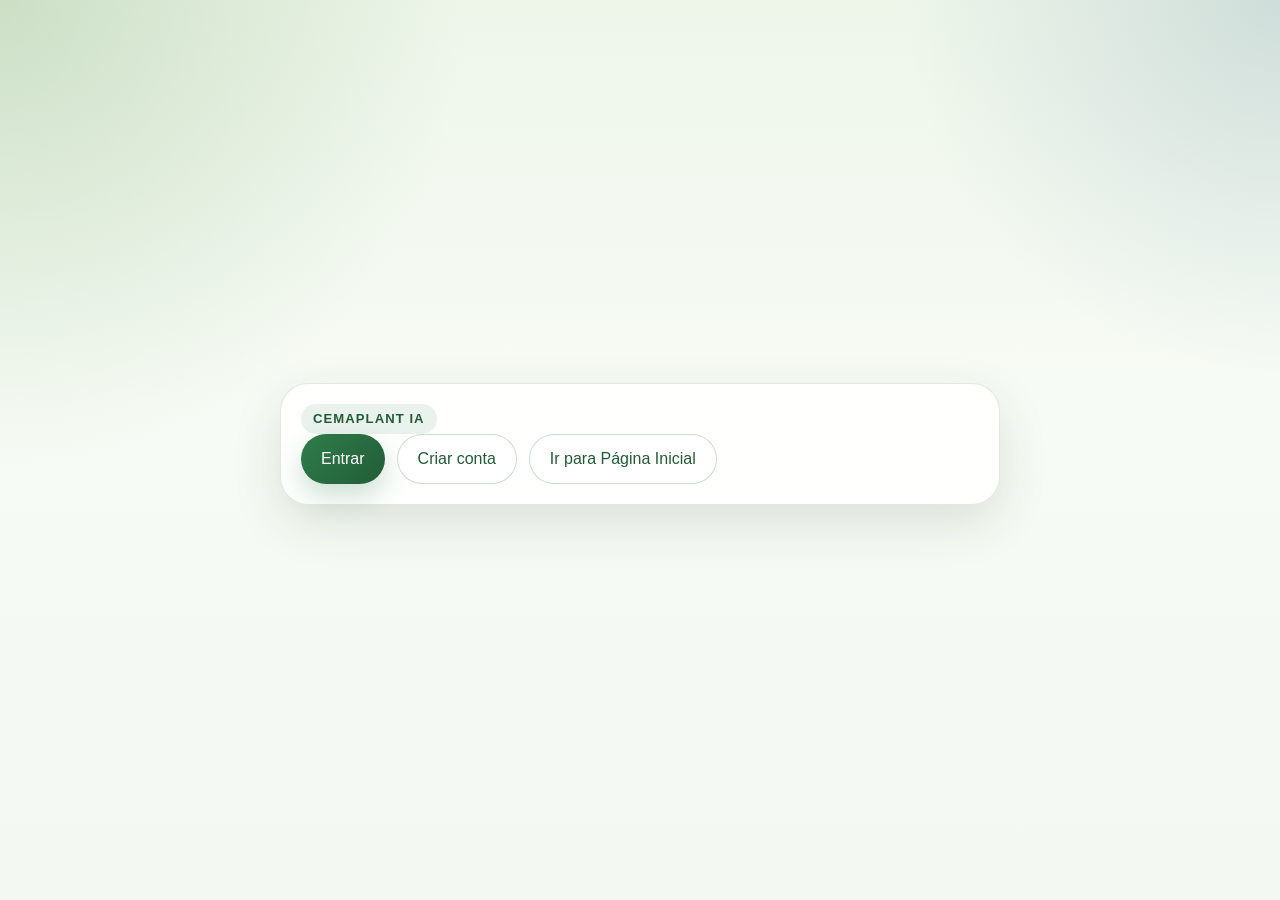
<file: frontend/index.html>
<!DOCTYPE html>
<html lang="pt-BR">
<head>
    <meta charset="UTF-8">
    <meta name="viewport" content="width=device-width, initial-scale=1.0">
    <title>CemaPlant</title>
    <link rel="stylesheet" href="css/style.css">
</head>
<body>
<main class="page-shell simple-page">
    <section class="panel center-panel">
        <span class="eyebrow">CemaPlant IA</span>

        <div class="hero__actions">
            <a class="button-link" href="login.html">Entrar</a>
            <a class="button-link button-link--ghost" href="cadastro.html">Criar conta</a>
            <a class="button-link button-link--ghost" href="pages/dashboard.html">Ir para Página Inicial</a>
        </div>
    </section>
</main>

<script src="js/api.js"></script>
<script src="js/auth.js"></script>
<script>
    if (typeof bloquearParaAutenticado === "function") {
        bloquearParaAutenticado();
    }
</script>
</body>
</html>
</file>
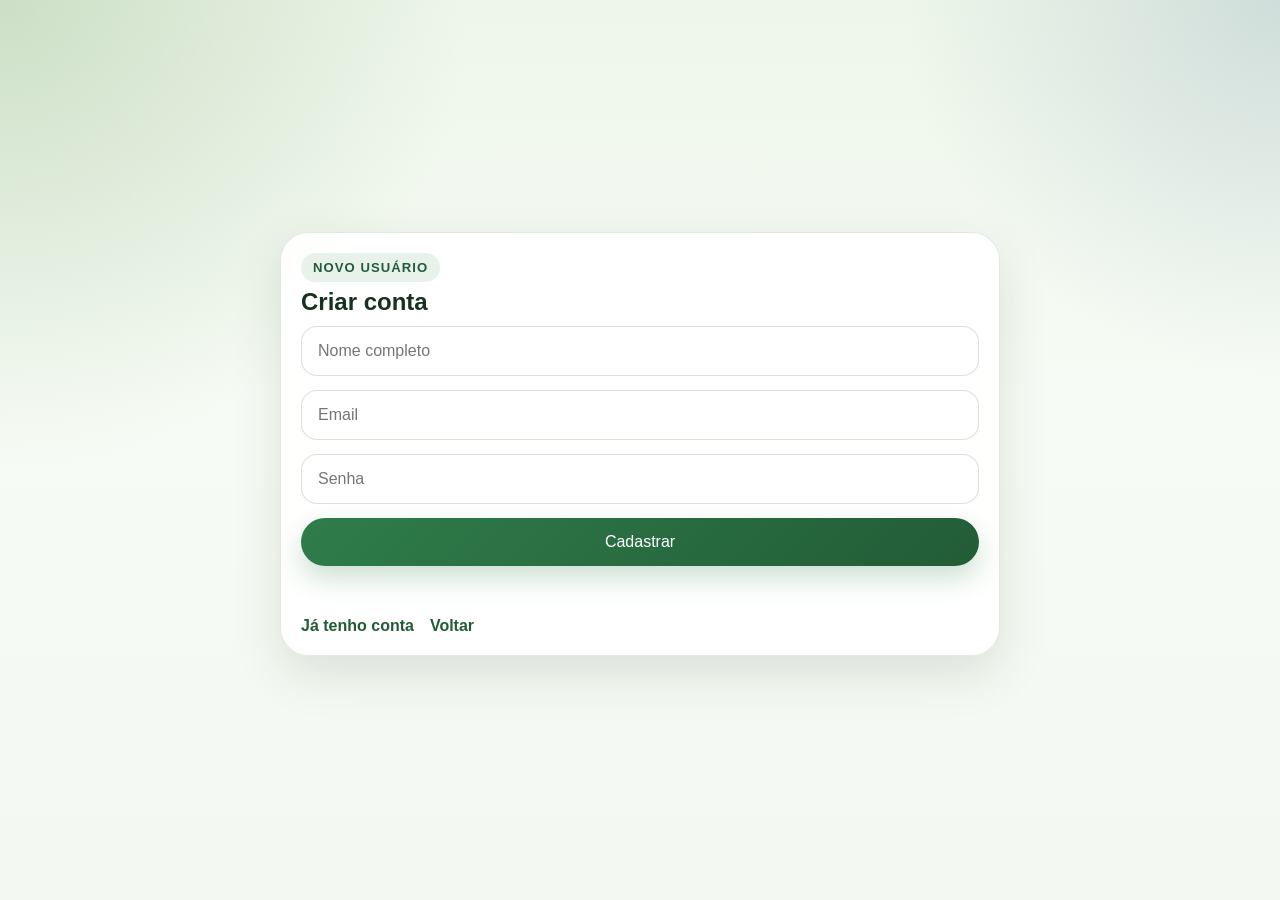
<file: frontend/cadastro.html>
<!DOCTYPE html>
<html lang="pt-BR">
<head>
    <meta charset="UTF-8">
    <meta name="viewport" content="width=device-width, initial-scale=1.0">
    <title>Cadastro - CemaPlant</title>
    <link rel="stylesheet" href="css/style.css">
</head>
<body>
<main class="page-shell simple-page">
    <section class="panel auth-panel">
        <span class="eyebrow">Novo Usuário</span>
        <h1>Criar conta</h1>

        <div class="form-stack">
            <input type="text" id="nomeCadastro" placeholder="Nome completo">
            <input type="email" id="emailCadastro" placeholder="Email">
            <input type="password" id="senhaCadastro" placeholder="Senha">
            <button type="button" onclick="registrar()">Cadastrar</button>
        </div>

        <p class="status-line" id="cadastroStatus"></p>

        <div class="inline-links">
            <a href="login.html">Já tenho conta</a>
            <a href="index.html">Voltar</a>
        </div>
    </section>
</main>

<script src="js/api.js"></script>
<script src="js/auth.js"></script>
<script>
    if (typeof bloquearParaAutenticado === "function") {
        bloquearParaAutenticado();
    }
</script>

</body>
</html>
</file>
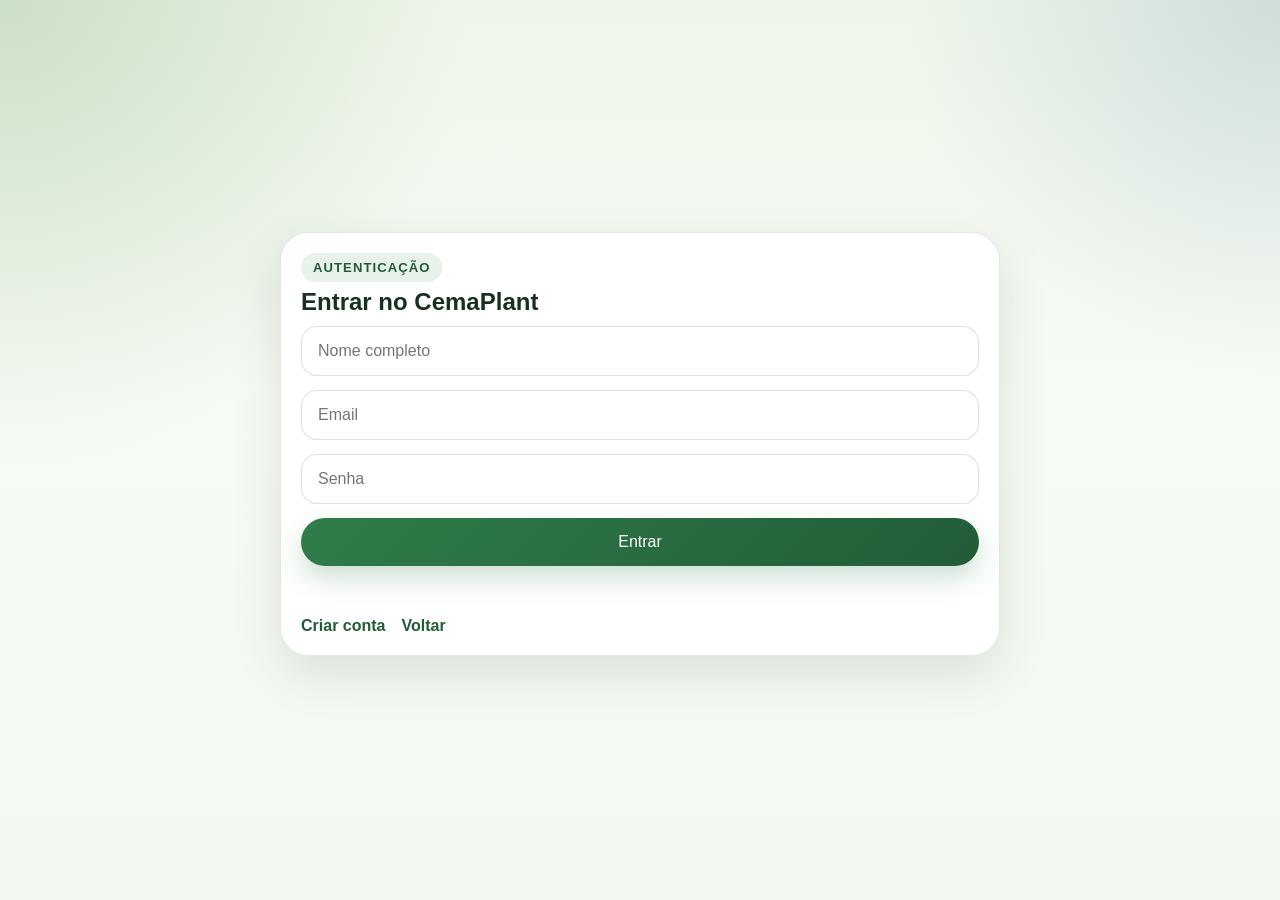
<file: frontend/login.html>
<!DOCTYPE html>
<html lang="pt-BR">
<head>
    <meta charset="UTF-8">
    <meta name="viewport" content="width=device-width, initial-scale=1.0">
    <title>Login - CemaPlant</title>
    <link rel="stylesheet" href="css/style.css">
</head>
<body>
<main class="page-shell simple-page">
    <section class="panel auth-panel">
        <span class="eyebrow">Autenticação</span>
        <h1>Entrar no CemaPlant</h1>

        <div class="form-stack">
            <input type="text" id="nomeLogin" placeholder="Nome completo">
            <input type="email" id="emailLogin" placeholder="Email">
            <input type="password" id="senhaLogin" placeholder="Senha">
            <button type="button" onclick="login()">Entrar</button>
        </div>

        <p class="status-line" id="loginStatus"></p>

        <div class="inline-links">
            <a href="cadastro.html">Criar conta</a>
            <a href="index.html">Voltar</a>
        </div>
    </section>
</main>

<script src="js/api.js"></script>
<script src="js/auth.js"></script>
<script>
    if (typeof bloquearParaAutenticado === "function") {
        bloquearParaAutenticado();
    }
</script>

</body>
</html>
</file>
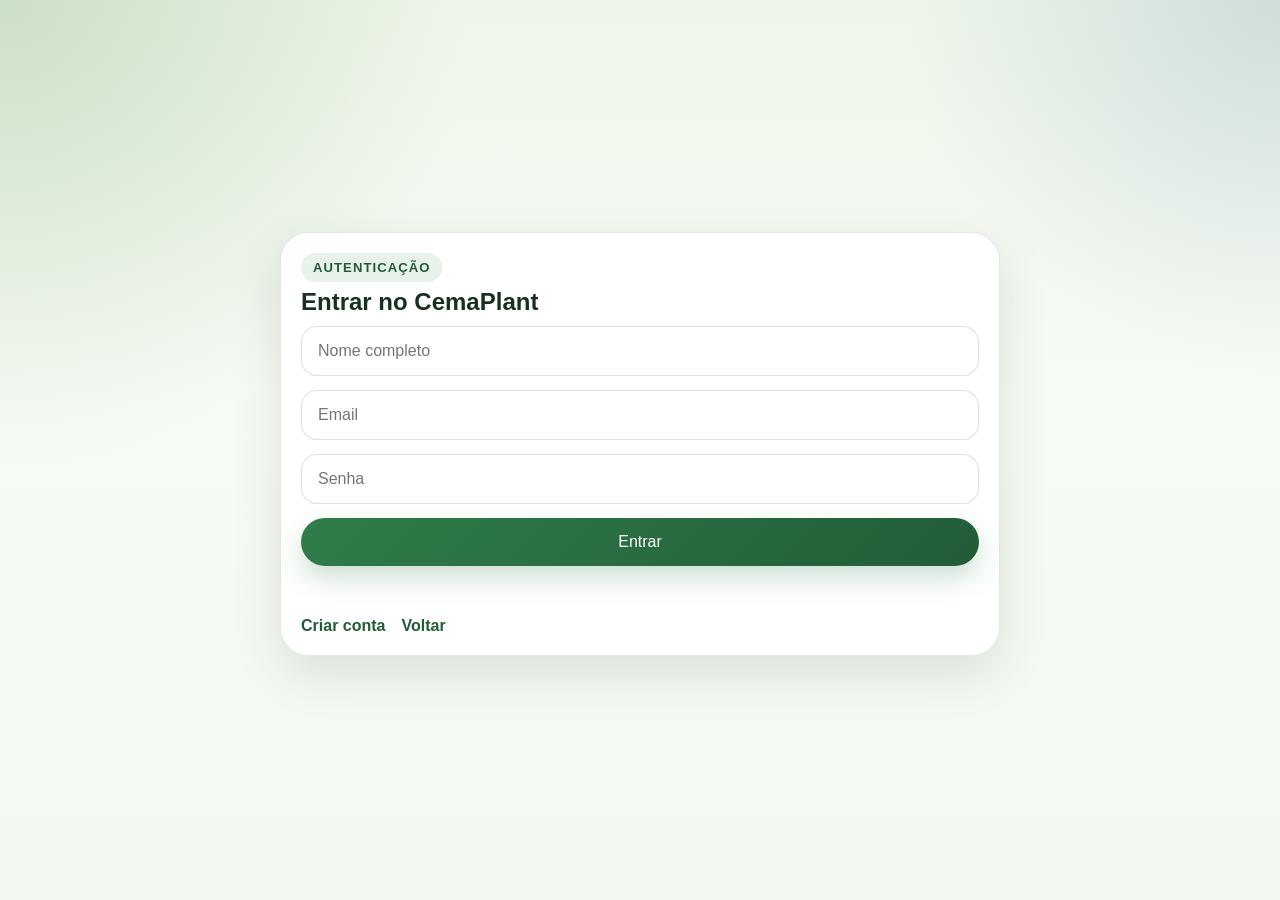
<file: frontend/pages/dashboard.html>
<!DOCTYPE html>
<html lang="pt-BR">
<head>
	<meta charset="UTF-8">
	<meta name="viewport" content="width=device-width, initial-scale=1.0">
	<title>CemaPlant</title>
	<link rel="stylesheet" href="../css/style.css">
</head>
<body>
<main class="page-shell" id="dashboardPage">
	<header class="top-nav panel">
		<div>
			<span class="eyebrow">CemaPlant</span>
			<h1>Página Inicial</h1>
			<p id="authState">Sessão não autenticada</p>
		</div>

		<div class="hero__actions">
			<a class="button-link" href="detectar.html">Detectar</a>
			<a class="button-link button-link--ghost" href="historico.html">Histórico</a>
			<button type="button" onclick="logout()">Sair</button>
		</div>
	</header>

	<section class="stats-grid">
		<article class="stat-card">
			<span>Detecções</span>
			<strong id="totalDetecoes">0</strong>
		</article>
		<article class="stat-card">
			<span>Plantas</span>
			<strong id="totalPlantas">0</strong>
		</article>
		<article class="stat-card">
			<span>Classes</span>
			<strong id="totalDoencas">0</strong>
		</article>
		<article class="stat-card">
			<span>Recomendações</span>
			<strong id="totalRecomendacoes">0</strong>
		</article>
		<article class="stat-card">
			<span>Imagens</span>
			<strong id="totalImagens">0</strong>
		</article>
	</section>

	<section class="panel collection-panel">
		<div class="panel__head panel__head--row">
			<div>
				<h2>Imagens das plantas detectadas</h2>
			</div>
			<button type="button" onclick="carregarResumoDashboard()">Atualizar</button>
		</div>

		<p class="status-line" id="dashboardStatus"></p>
		<div class="gallery-grid" id="deteccoesGaleria"></div>
	</section>

<script src="../js/api.js"></script>
<script src="../js/auth.js"></script>
<script src="../js/dashboard.js?v=20260501-4"></script>
</body>
</html>
</file>
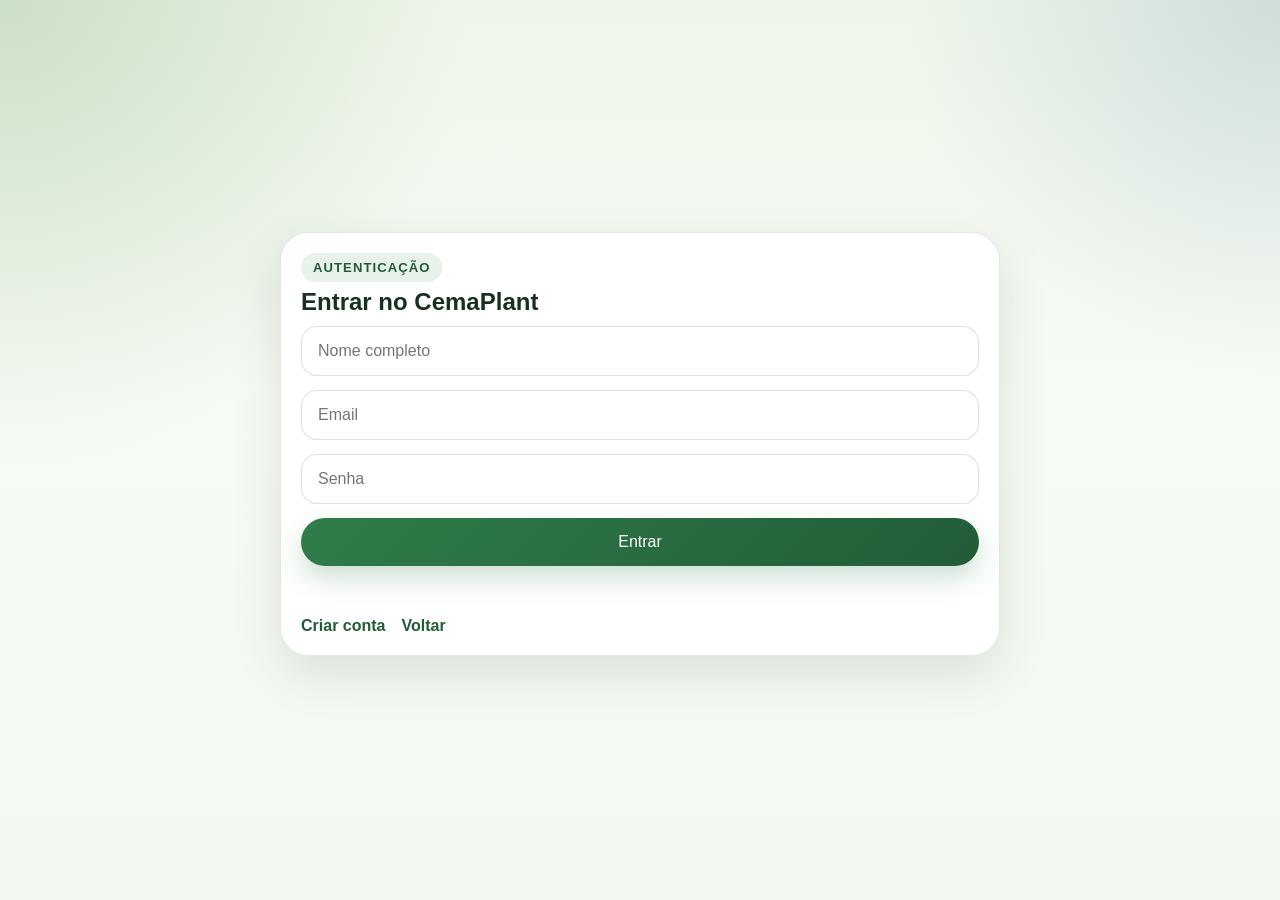
<file: frontend/pages/detectar.html>
<!DOCTYPE html>
<html lang="pt-BR">
<head>
	<meta charset="UTF-8">
	<meta name="viewport" content="width=device-width, initial-scale=1.0">
	<title>Detectar - CemaPlant</title>
	<link rel="stylesheet" href="../css/style.css">
</head>
<body>
<main class="page-shell" id="uploadPage">
	<header class="top-nav panel">
		<div>
			<span class="eyebrow">Detectar</span>
			<h1>Enviar imagem para detectar</h1>
		</div>
		<div class="hero__actions">
			<a class="button-link button-link--ghost" href="dashboard.html">Página Inicial</a>
			<a class="button-link button-link--ghost" href="historico.html">Histórico</a>
			<button type="button" onclick="logout()">Sair</button>
		</div>
	</header>

	<section class="panel panel--featured">
		<div class="panel__head">
			<h2>Nova detecção</h2>
			<p>Selecione uma imagem da folha e envie para diagnóstico.</p>
		</div>

		<div class="upload-box">
			<input type="file" id="imagem" accept=".jpg,.jpeg,.png,image/jpeg,image/png">
			<div class="upload-preview">
				<img id="previewImagem" alt="Prévia da imagem" hidden>
				<div class="upload-preview__fallback" id="imagemNome">Nenhum arquivo selecionado</div>
			</div>
			<button type="button" onclick="enviarImagem()">Analisar imagem</button>
		</div>

		<p class="status-line" id="uploadStatus"></p>
		<div class="result-slot" id="resultado"></div>
	</section>
</main>

<script src="../js/api.js"></script>
<script src="../js/auth.js"></script>
<script src="../js/detectar.js?v=20260501-2"></script>
</body>
</html>
</file>
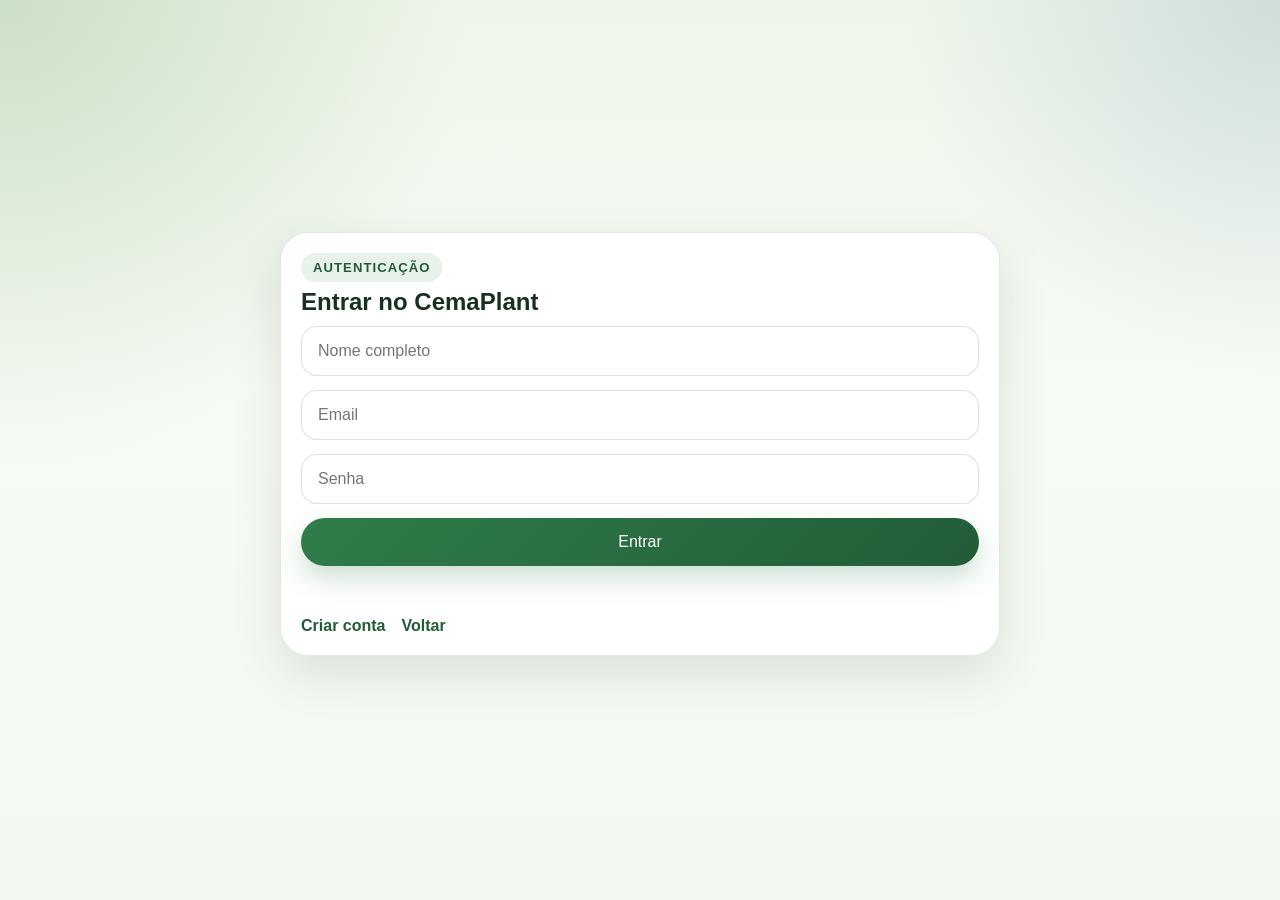
<file: frontend/pages/historico.html>
<!DOCTYPE html>
<html lang="pt-BR">
<head>
    <meta charset="UTF-8">
    <meta name="viewport" content="width=device-width, initial-scale=1.0">
    <title>Histórico - CemaPlant</title>
    <link rel="stylesheet" href="../css/style.css">
</head>
<body>
<main class="page-shell" id="historicoPage">
    <header class="top-nav panel">
        <div>
            <span class="eyebrow">Histórico</span>
        </div>
        <div class="hero__actions">
            <a class="button-link button-link--ghost" href="dashboard.html">Página Inicial</a>
			<a class="button-link button-link--ghost" href="detectar.html">Detectar</a>
            <button type="button" onclick="logout()">Sair</button>
        </div>
    </header>

    <section class="panel collection-panel">
        <div class="panel__head panel__head--row">
            <div>
                <h2>Dados</h2>
            </div>
            <button type="button" onclick="carregarHistoricoPage()">Atualizar</button>
        </div>

        <p class="status-line" id="historicoStatus"></p>

        <div class="collections-grid">
            <article class="panel collection-panel">
                <div class="panel__head">
                    <h2>Plantas</h2>
                </div>
                <ul class="data-list" id="plantasUsuario"></ul>
            </article>

            <article class="panel collection-panel">
                <div class="panel__head">
                    <h2>Classes</h2>
                </div>
                <ul class="data-list" id="doencasUsuario"></ul>
            </article>

            <article class="panel collection-panel">
                <div class="panel__head">
                    <h2>Recomendações</h2>
                </div>
                <ul class="data-list" id="recomendacoesUsuario"></ul>
            </article>

            <article class="panel collection-panel">
                <div class="panel__head">
                    <h2>Imagens</h2>
                </div>
                <ul class="data-list" id="imagensUsuario"></ul>
            </article>
        </div>
    </section>
</main>

<script src="../js/api.js"></script>
<script src="../js/auth.js"></script>
<script src="../js/historico.js?v=20260501-2"></script>
</body>
</html>
</file>
<file: frontend/css/style.css>
:root {
    --bg: #eef6ea;
    --bg-accent: #dfeedd;
    --panel: rgba(255, 255, 255, 0.9);
    --panel-border: rgba(56, 94, 52, 0.14);
    --text: #17301f;
    --muted: #5b6f61;
    --primary: #2f7d4a;
    --primary-dark: #225c37;
    --secondary: #23455d;
    --warning: #9b6a14;
    --error: #b42318;
    --success: #1f7a41;
    --shadow: 0 18px 50px rgba(25, 50, 30, 0.12);
    --radius-xl: 28px;
    --radius-lg: 22px;
    --radius-md: 16px;
}

* {
    box-sizing: border-box;
}

html {
    min-height: 100%;
}

body {
    margin: 0;
    min-height: 100vh;
    color: var(--text);
    font-family: "Segoe UI", Tahoma, Geneva, Verdana, sans-serif;
    background:
        radial-gradient(circle at top left, rgba(115, 165, 104, 0.28), transparent 30%),
        radial-gradient(circle at top right, rgba(66, 111, 145, 0.18), transparent 24%),
        linear-gradient(180deg, var(--bg), #f7fbf5 45%, #f4f8f2 100%);
}

button,
input,
textarea,
select {
    font: inherit;
}

button {
    border: none;
    border-radius: 999px;
    cursor: pointer;
    padding: 0.95rem 1.25rem;
    color: #fff;
    background: linear-gradient(135deg, var(--primary), var(--primary-dark));
    box-shadow: 0 12px 26px rgba(47, 125, 74, 0.24);
    transition: transform 0.2s ease, box-shadow 0.2s ease, opacity 0.2s ease;
}

button:hover {
    transform: translateY(-1px);
    box-shadow: 0 16px 30px rgba(47, 125, 74, 0.28);
}

button:disabled {
    opacity: 0.55;
    cursor: not-allowed;
    transform: none;
    box-shadow: none;
}

input[type="text"],
input[type="email"],
input[type="password"],
input[type="file"] {
    width: 100%;
    border: 1px solid rgba(45, 67, 48, 0.16);
    border-radius: 16px;
    background: rgba(255, 255, 255, 0.88);
    color: var(--text);
    padding: 0.95rem 1rem;
    outline: none;
    transition: border-color 0.2s ease, box-shadow 0.2s ease;
}

input:focus {
    border-color: rgba(47, 125, 74, 0.55);
    box-shadow: 0 0 0 4px rgba(47, 125, 74, 0.12);
}

input[type="file"] {
    padding: 0.85rem 0.9rem;
}

.page-shell {
    width: min(1440px, calc(100% - 2rem));
    margin: 0 auto;
    padding: 1.25rem 0 2rem;
}

.hero {
    display: grid;
    grid-template-columns: minmax(0, 2.2fr) minmax(280px, 1fr);
    gap: 1.25rem;
    align-items: stretch;
    padding: 1.5rem;
    border: 1px solid var(--panel-border);
    border-radius: var(--radius-xl);
    background: linear-gradient(145deg, rgba(255,255,255,0.92), rgba(243,250,241,0.94));
    box-shadow: var(--shadow);
    backdrop-filter: blur(12px);
}

.hero__copy h1 {
    margin: 0.4rem 0 0.75rem;
    font-size: clamp(2rem, 3.5vw, 4rem);
    line-height: 1.02;
    letter-spacing: -0.04em;
    max-width: 14ch;
}

.hero__copy p,
.panel__head p,
.hero__note,
.summary-card p,
.status-line,
.data-item p,
.result-text {
    color: var(--muted);
}

.eyebrow {
    display: inline-flex;
    align-items: center;
    gap: 0.5rem;
    padding: 0.45rem 0.75rem;
    border-radius: 999px;
    background: rgba(47, 125, 74, 0.1);
    color: var(--primary-dark);
    font-size: 0.82rem;
    font-weight: 700;
    letter-spacing: 0.08em;
    text-transform: uppercase;
}

.hero__meta {
    display: flex;
    flex-direction: column;
    justify-content: space-between;
    gap: 1rem;
    padding: 1rem;
    border-radius: var(--radius-lg);
    background: rgba(255, 255, 255, 0.7);
    border: 1px solid rgba(45, 67, 48, 0.08);
}

.hero__actions {
    display: flex;
    gap: 0.75rem;
    flex-wrap: wrap;
}

.hero__actions button {
    flex: 1 1 0;
}

.hero__note {
    padding: 0.95rem;
    border-radius: 18px;
    background: rgba(35, 69, 93, 0.08);
    border: 1px dashed rgba(35, 69, 93, 0.18);
}

.status-pill,
.status-badge {
    display: inline-flex;
    align-items: center;
    justify-content: center;
    width: fit-content;
    min-height: 2.4rem;
    padding: 0.5rem 0.85rem;
    border-radius: 999px;
    font-size: 0.92rem;
    font-weight: 600;
}

.status-pill {
    background: rgba(47, 125, 74, 0.12);
    color: var(--primary-dark);
}

.status-badge.success {
    background: rgba(31, 122, 65, 0.12);
    color: var(--success);
}

.status-badge.warning {
    background: rgba(155, 106, 20, 0.12);
    color: var(--warning);
}

.status-badge.error {
    background: rgba(180, 35, 24, 0.12);
    color: var(--error);
}

.dashboard {
    display: grid;
    gap: 1.25rem;
    margin-top: 1.25rem;
}

.stats-grid,
.auth-grid,
.workspace-grid,
.collections-grid {
    display: grid;
    gap: 1rem;
}

.stats-grid {
    grid-template-columns: repeat(4, minmax(0, 1fr));
}

.auth-grid {
    grid-template-columns: repeat(2, minmax(0, 1fr));
}

.workspace-grid {
    grid-template-columns: minmax(0, 1.55fr) minmax(280px, 0.85fr);
}

.collections-grid {
    grid-template-columns: repeat(2, minmax(0, 1fr));
}

.stat-card,
.panel,
.summary-card {
    border: 1px solid var(--panel-border);
    background: var(--panel);
    box-shadow: var(--shadow);
    backdrop-filter: blur(12px);
}

.stat-card {
    border-radius: 24px;
    padding: 1.1rem 1.2rem;
    display: flex;
    flex-direction: column;
    gap: 0.3rem;
}

.stat-card span {
    color: var(--muted);
    font-size: 0.92rem;
}

.stat-card strong {
    font-size: 2rem;
    line-height: 1;
}

.panel {
    border-radius: var(--radius-xl);
    padding: 1.25rem;
}

.panel--featured {
    background: linear-gradient(145deg, rgba(255,255,255,0.96), rgba(240,248,238,0.96));
}

.panel--aside {
    display: flex;
    flex-direction: column;
    gap: 1rem;
}

.panel__head {
    margin-bottom: 1rem;
}

.panel__head h2 {
    margin: 0 0 0.35rem;
    font-size: 1.35rem;
}

.panel__head--row {
    display: flex;
    align-items: flex-start;
    justify-content: space-between;
    gap: 1rem;
}

.panel__head--row button {
    white-space: nowrap;
}

.form-stack,
.upload-box {
    display: grid;
    gap: 0.85rem;
}

.upload-preview {
    display: grid;
    place-items: center;
    min-height: 220px;
    border-radius: 22px;
    border: 1px dashed rgba(47, 125, 74, 0.24);
    background: linear-gradient(180deg, rgba(255,255,255,0.85), rgba(240,248,238,0.9));
    overflow: hidden;
}

.upload-preview img {
    width: 100%;
    height: 100%;
    max-height: 320px;
    object-fit: cover;
    display: block;
}

.upload-preview__fallback {
    padding: 1rem;
    color: var(--muted);
    text-align: center;
}

.status-line {
    margin: 0.85rem 0 0;
    min-height: 1.35rem;
}

.status-line[data-state="success"] {
    color: var(--success);
}

.status-line[data-state="warning"] {
    color: var(--warning);
}

.status-line[data-state="error"] {
    color: var(--error);
}

.result-slot {
    margin-top: 1rem;
}

.result-card {
    display: grid;
    gap: 0.9rem;
    padding: 1rem;
    border-radius: 22px;
    background: linear-gradient(145deg, rgba(39, 98, 63, 0.08), rgba(35, 69, 93, 0.06));
    border: 1px solid rgba(45, 67, 48, 0.1);
}

.result-card h3 {
    margin: 0;
    font-size: 1.15rem;
}

.result-grid {
    display: grid;
    grid-template-columns: repeat(2, minmax(0, 1fr));
    gap: 0.75rem;
}

.result-metric {
    padding: 0.8rem 0.9rem;
    border-radius: 18px;
    background: rgba(255, 255, 255, 0.68);
    display: grid;
    gap: 0.2rem;
}

.result-metric span {
    font-size: 0.82rem;
    color: var(--muted);
}

.result-metric strong {
    font-size: 1rem;
}

.summary-card {
    border-radius: 22px;
    padding: 1rem 1.05rem;
}

.summary-card strong {
    display: inline-flex;
    margin-top: 0.35rem;
    font-size: 1.1rem;
}

.summary-card--muted {
    background: rgba(255, 255, 255, 0.68);
}

.summary-card ul {
    margin: 0.65rem 0 0;
    padding-left: 1.1rem;
    color: var(--muted);
}

.data-list {
    list-style: none;
    margin: 0;
    padding: 0;
    display: grid;
    gap: 0.75rem;
    max-height: 440px;
    overflow: auto;
}

.data-item,
.empty-state {
    border-radius: 18px;
    padding: 0.95rem 1rem;
    background: rgba(255, 255, 255, 0.68);
    border: 1px solid rgba(45, 67, 48, 0.08);
}

.data-item {
    display: grid;
    gap: 0.5rem;
}

.data-item__header {
    display: flex;
    justify-content: space-between;
    gap: 0.75rem;
    flex-wrap: wrap;
}

.data-item__header span {
    color: var(--muted);
    font-size: 0.88rem;
}

.data-item p {
    margin: 0;
    line-height: 1.45;
}

.empty-state {
    color: var(--muted);
}

.gallery-grid {
    display: grid;
    grid-template-columns: repeat(auto-fill, minmax(220px, 1fr));
    gap: 0.9rem;
}

.thumb-card {
    border: 1px solid rgba(45, 67, 48, 0.1);
    border-radius: 18px;
    background: rgba(255, 255, 255, 0.75);
    overflow: hidden;
    display: flex;
    flex-direction: column;
}

.thumb-card__image {
    width: 100%;
    height: 170px;
    object-fit: cover;
    background: rgba(35, 69, 93, 0.08);
}

.thumb-card__body {
    padding: 0.75rem 0.85rem;
    display: grid;
    gap: 0.3rem;
}

.thumb-card__body p {
    margin: 0;
    color: var(--muted);
    font-size: 0.88rem;
}

.simple-page {
    display: grid;
    place-items: center;
    min-height: 100vh;
}

.center-panel,
.auth-panel {
    width: min(720px, 100%);
}

.center-panel h1,
.auth-panel h1 {
    margin: 0.4rem 0 0.6rem;
}

.top-nav {
    display: flex;
    align-items: center;
    justify-content: space-between;
    gap: 1rem;
    flex-wrap: wrap;
}

.button-link {
    display: inline-flex;
    align-items: center;
    justify-content: center;
    border-radius: 999px;
    padding: 0.95rem 1.25rem;
    color: #fff;
    text-decoration: none;
    background: linear-gradient(135deg, var(--primary), var(--primary-dark));
    box-shadow: 0 12px 26px rgba(47, 125, 74, 0.24);
    transition: transform 0.2s ease, box-shadow 0.2s ease;
}

.button-link:hover {
    transform: translateY(-1px);
    box-shadow: 0 16px 30px rgba(47, 125, 74, 0.28);
}

.button-link--ghost {
    background: rgba(255, 255, 255, 0.82);
    color: var(--primary-dark);
    border: 1px solid rgba(47, 125, 74, 0.26);
    box-shadow: none;
}

.inline-links {
    margin-top: 1rem;
    display: flex;
    gap: 1rem;
    flex-wrap: wrap;
}

.inline-links a {
    color: var(--primary-dark);
    font-weight: 600;
    text-decoration: none;
}

.inline-links a:hover {
    text-decoration: underline;
}

@media (max-width: 1100px) {
    .hero,
    .workspace-grid,
    .auth-grid,
    .collections-grid,
    .stats-grid {
        grid-template-columns: 1fr;
    }
}

@media (max-width: 720px) {
    .page-shell {
        width: min(100% - 1rem, 1440px);
        padding-top: 0.5rem;
    }

    .hero,
    .panel {
        padding: 1rem;
        border-radius: 22px;
    }

    .hero__actions {
        flex-direction: column;
    }

    .hero__actions button,
    .panel__head--row button,
    button,
    .button-link {
        width: 100%;
    }

    .top-nav {
        flex-direction: column;
        align-items: stretch;
    }

    .inline-links {
        flex-direction: column;
        gap: 0.5rem;
    }

    .result-grid {
        grid-template-columns: 1fr;
    }
}
</file>
